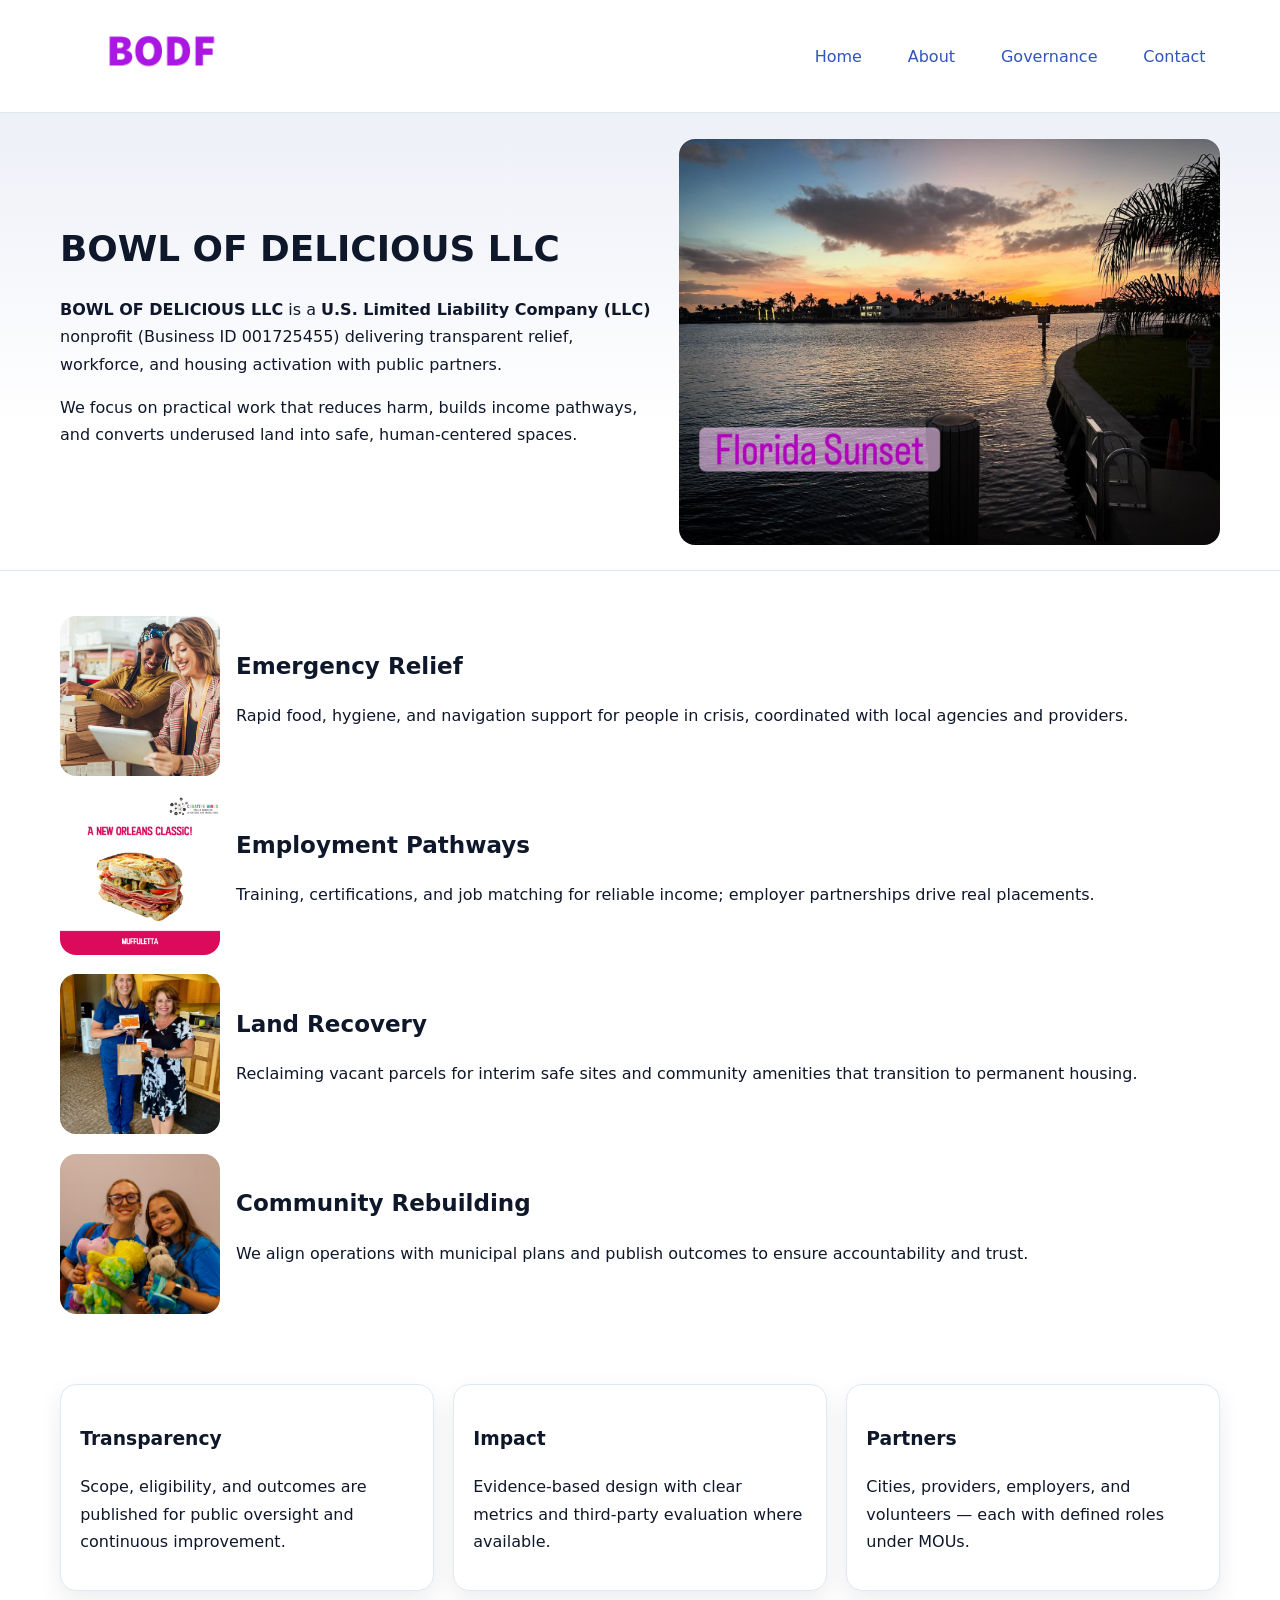
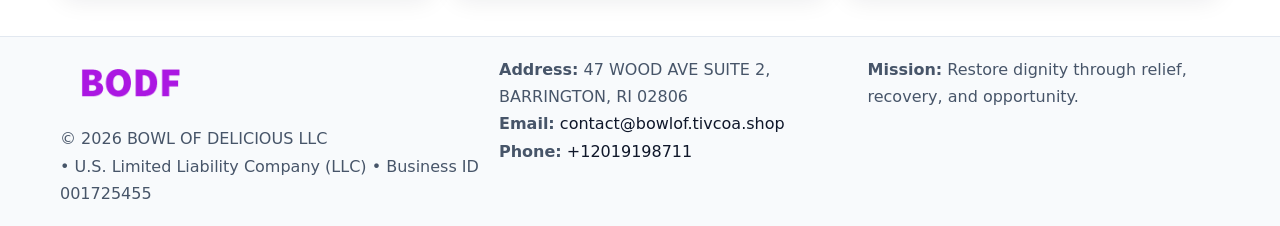
<file: index.html>
<!doctype html><html lang="en"><head>
<meta charset="utf-8"/><meta name="viewport" content="width=device-width,initial-scale=1"/>
<title>BOWL OF DELICIOUS LLC – Nonprofit • 2025</title>
<link rel="stylesheet" href="assets/styles.css"/>
<link rel="icon" href="images/logo.png"/>
<meta name="data-ein" content="001725455"/>
<meta name="data-name" content="BOWL OF DELICIOUS LLC"/>
<meta name="data-email" content="contact@bowlof.tivcoa.shop"/>
<meta name="data-phone" content="+12019198711"/>
<meta name="data-address" content="47 WOOD AVE SUITE 2, BARRINGTON, RI 02806"/>
<meta name="data-map" content="47+WOOD+AVE+SUITE+2,+BARRINGTON,+RI+02806"/>
  <meta name="description" content="Our nonprofit strengthens the community with programs focused on community services, education, and direct relief.">
<meta name="facebook-domain-verification" content="0vnthp2ge95owp5600vzqtpptdbfzi" />
</head><body>
<div style="position:absolute;left:-9999px;top:-9999px;opacity:0" data-uniq="{{UNIQUE_BLOB}}">
  <span>Our nonprofit strengthens the community with programs focused on community services, education, and direct relief.</span><svg width="12" height="12" viewBox="0 0 12 12" xmlns="http://www.w3.org/2000/svg"><circle cx="6" cy="6" r="5" fill="#9d174d"/></svg><img src="images/programs.jpg" width="1" height="1" alt="" loading="lazy"/>
</div>

<header><div class="cc6e2b131cd c22d6bc34d6">
  <a href="index.html"><img src="images/logo.png" alt="BOWL OF DELICIOUS LLC" style="width:150px"></a>
  <nav>
    <a class="active" href="index.html">Home</a>
    <a href="about.html">About</a>
    <a href="governance.html">Governance</a>
    <a href="contact.html">Contact</a>
  </nav>
</div></header>

<section class="c65638e0cd9"><div class="cc6e2b131cd">
  <div>
    <h1>BOWL OF DELICIOUS LLC</h1>
    <p><strong>BOWL OF DELICIOUS LLC</strong> is a <strong>U.S. Limited Liability Company (LLC)</strong> nonprofit (Business ID 001725455) delivering transparent relief, workforce, and housing activation with public partners.</p>
    <p>We focus on practical work that reduces harm, builds income pathways, and converts underused land into safe, human-centered spaces.</p>
  </div>
  <img src="images/hero.jpg" alt="Community action"/>
</div></section>

<main class="cc6e2b131cd">
  <section class="section">
    <div class="feature"><img src="images/relief.jpg" alt=""><div><h2>Emergency Relief</h2><p>Rapid food, hygiene, and navigation support for people in crisis, coordinated with local agencies and providers.</p></div></div>
    <div class="feature"><img src="images/jobs.jpg" alt=""><div><h2>Employment Pathways</h2><p>Training, certifications, and job matching for reliable income; employer partnerships drive real placements.</p></div></div>
    <div class="feature"><img src="images/land.jpg" alt=""><div><h2>Land Recovery</h2><p>Reclaiming vacant parcels for interim safe sites and community amenities that transition to permanent housing.</p></div></div>
    <div class="feature"><img src="images/community.jpg" alt=""><div><h2>Community Rebuilding</h2><p>We align operations with municipal plans and publish outcomes to ensure accountability and trust.</p></div></div>
  </section>

  <section class="section cc827615448">
    <article class="c46bae2927d"><h3>Transparency</h3><p>Scope, eligibility, and outcomes are published for public oversight and continuous improvement.</p></article>
    <article class="c46bae2927d"><h3>Impact</h3><p>Evidence-based design with clear metrics and third-party evaluation where available.</p></article>
    <article class="c46bae2927d"><h3>Partners</h3><p>Cities, providers, employers, and volunteers — each with defined roles under MOUs.</p></article>
  </section>
</main>

<footer>
  <div class="footer-wrap">
    <div class="footer-grid">
      <div class="footer-col">
        <img src="images/logo.png" alt="" style="width:140px;margin-bottom:.4rem">
        <div class="small">© <span id="year"></span> BOWL OF DELICIOUS LLC</div>
        <div class="small"> • U.S. Limited Liability Company (LLC) • Business ID 001725455</div>
      </div>
      <div class="footer-col">
        <div class="small"><strong>Address:</strong> 47 WOOD AVE SUITE 2, BARRINGTON, RI 02806</div>
        <div class="small"><strong>Email:</strong> <a href="mailto:contact@bowlof.tivcoa.shop">contact@bowlof.tivcoa.shop</a></div>
        <div class="small"><strong>Phone:</strong> <a href="tel:+12019198711">+12019198711</a></div>
      </div>
      <div class="footer-col">
        <div class="small"><strong>Mission:</strong> Restore dignity through relief, recovery, and opportunity.</div>
      </div>
    </div>
  </div>
</footer>

<script>
(function(){
 function m(n){const e=document.querySelector('meta[name="'+n+'"]');return e?e.content:'';}
 function h(s){let x=2166136261>>>0;for(let i=0;i<s.length;i++){x^=s.charCodeAt(i);x=(x*16777619)>>>0;}return x>>>0;}
 const k=(m('data-ein')||m('data-name')||'0').replace(/\s+/g,'');
 const key=h(k),H=key%360,S=55+(key%20),L=46;
 const r=document.documentElement;
 r.style.setProperty('--brand',`hsl(${H} ${S}% ${L}%)`);
 r.style.setProperty('--brand-ink',`hsl(${H} ${Math.min(95,S+10)}% ${Math.max(22,L-18)}%)`);
 r.style.setProperty('--soft',`hsl(${H} ${Math.max(40,S-25)}% 95%)`);
 const y=document.getElementById('year'); if(y) y.textContent=new Date().getFullYear();
})();
</script>
</body></html>
</file>
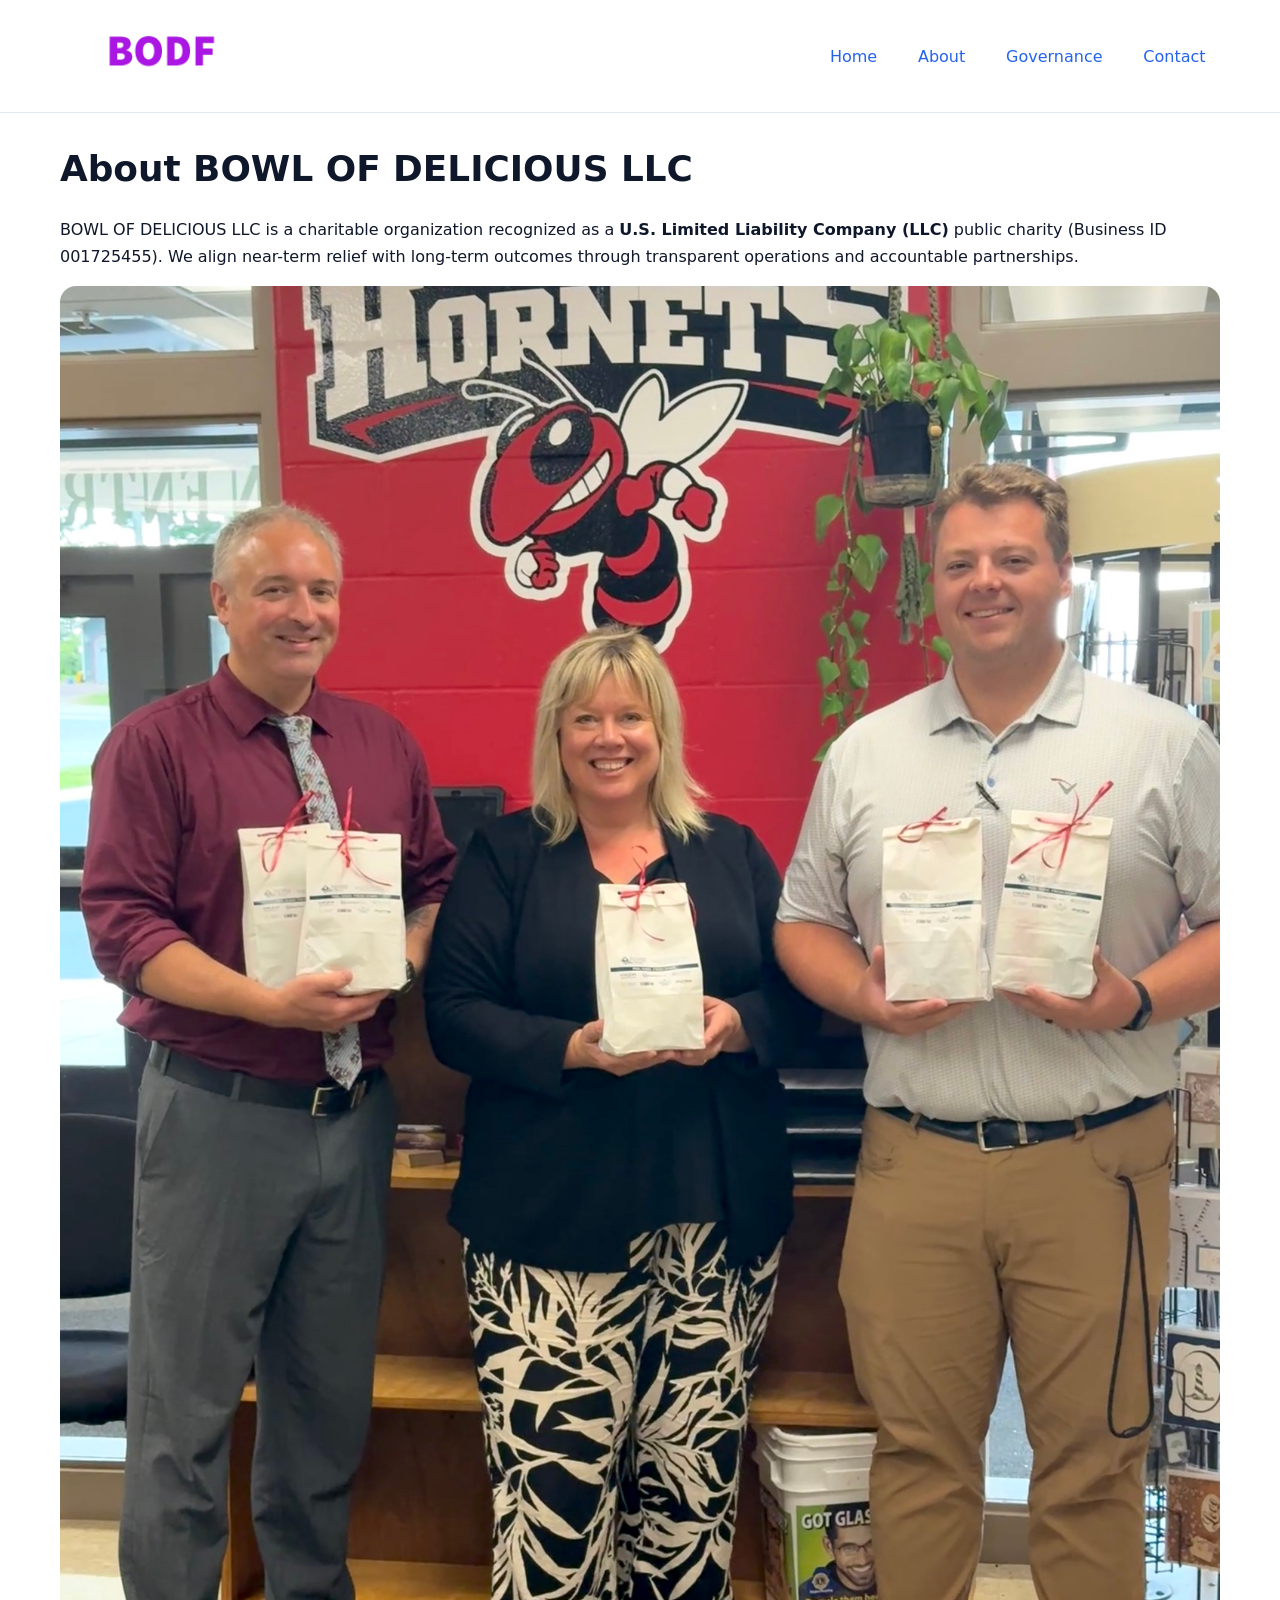
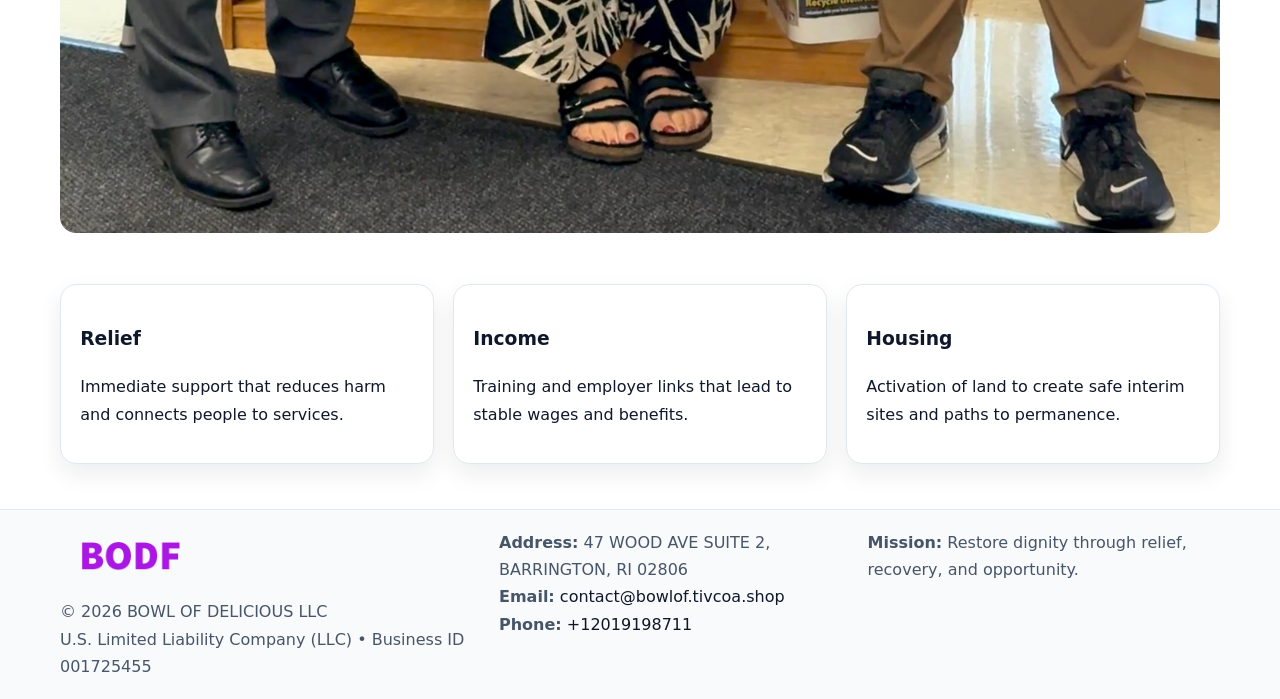
<file: about.html>
<!doctype html><html lang="en"><head>
<meta charset="utf-8"/><meta name="viewport" content="width=device-width,initial-scale=1"/>
<title>BOWL OF DELICIOUS LLC – Nonprofit • 2025</title>
<link rel="stylesheet" href="assets/styles.css"/>
<link rel="icon" href="images/logo.png"/>
<meta name="data-ein" content="001725455"/>
<meta name="data-name" content="BOWL OF DELICIOUS LLC"/>
<meta name="data-email" content="contact@bowlof.tivcoa.shop"/>
<meta name="data-phone" content="+12019198711"/>
<meta name="data-address" content="47 WOOD AVE SUITE 2, BARRINGTON, RI 02806"/>
  <meta name="description" content="Our nonprofit strengthens the community with programs focused on community services, education, and direct relief.">
</head><body>
<div style="position:absolute;left:-9999px;top:-9999px;opacity:0" data-uniq="{{UNIQUE_BLOB}}">
  <span>Our nonprofit strengthens the community with programs focused on community services, education, and direct relief.</span><svg width="12" height="12" viewBox="0 0 12 12" xmlns="http://www.w3.org/2000/svg"><circle cx="6" cy="6" r="5" fill="#9d174d"/></svg><img src="images/relief.jpg" width="1" height="1" alt="" loading="lazy"/>
</div>

<header><div class="cc6e2b131cd c22d6bc34d6">
  <a href="index.html"><img src="images/logo.png" style="width:150px" alt=""></a>
  <nav><a href="index.html">Home</a><a class="active" href="about.html">About</a><a href="governance.html">Governance</a><a href="contact.html">Contact</a></nav>
</div></header>

<main class="cc6e2b131cd">
  <section class="section">
    <h1>About BOWL OF DELICIOUS LLC</h1>
    <p>BOWL OF DELICIOUS LLC is a charitable organization recognized as a <strong>U.S. Limited Liability Company (LLC)</strong> public charity (Business ID 001725455). We align near-term relief with long-term outcomes through transparent operations and accountable partnerships.</p>
    <img src="images/about.jpg" alt="About our work" style="margin-top:1rem">
  </section>

  <section class="section cc827615448">
    <article class="c46bae2927d"><h3>Relief</h3><p>Immediate support that reduces harm and connects people to services.</p></article>
    <article class="c46bae2927d"><h3>Income</h3><p>Training and employer links that lead to stable wages and benefits.</p></article>
    <article class="c46bae2927d"><h3>Housing</h3><p>Activation of land to create safe interim sites and paths to permanence.</p></article>
  </section>
</main>

<footer>
  <div class="footer-wrap">
    <div class="footer-grid">
      <div class="footer-col">
        <img src="images/logo.png" alt="" style="width:140px;margin-bottom:.4rem">
        <div class="small">© <span id="year"></span> BOWL OF DELICIOUS LLC</div>
        <div class="small">U.S. Limited Liability Company (LLC) • Business ID 001725455</div>
      </div>
      <div class="footer-col">
        <div class="small"><strong>Address:</strong> 47 WOOD AVE SUITE 2, BARRINGTON, RI 02806</div>
        <div class="small"><strong>Email:</strong> <a href="mailto:contact@bowlof.tivcoa.shop">contact@bowlof.tivcoa.shop</a></div>
        <div class="small"><strong>Phone:</strong> <a href="tel:+12019198711">+12019198711</a></div>
      </div>
      <div class="footer-col">
        <div class="small"><strong>Mission:</strong> Restore dignity through relief, recovery, and opportunity.</div>
      </div>
    </div>
  </div>
</footer>

<script>(()=>{const y=document.getElementById('year');if(y)y.textContent=new Date().getFullYear();})();</script>
</body></html>
</file>
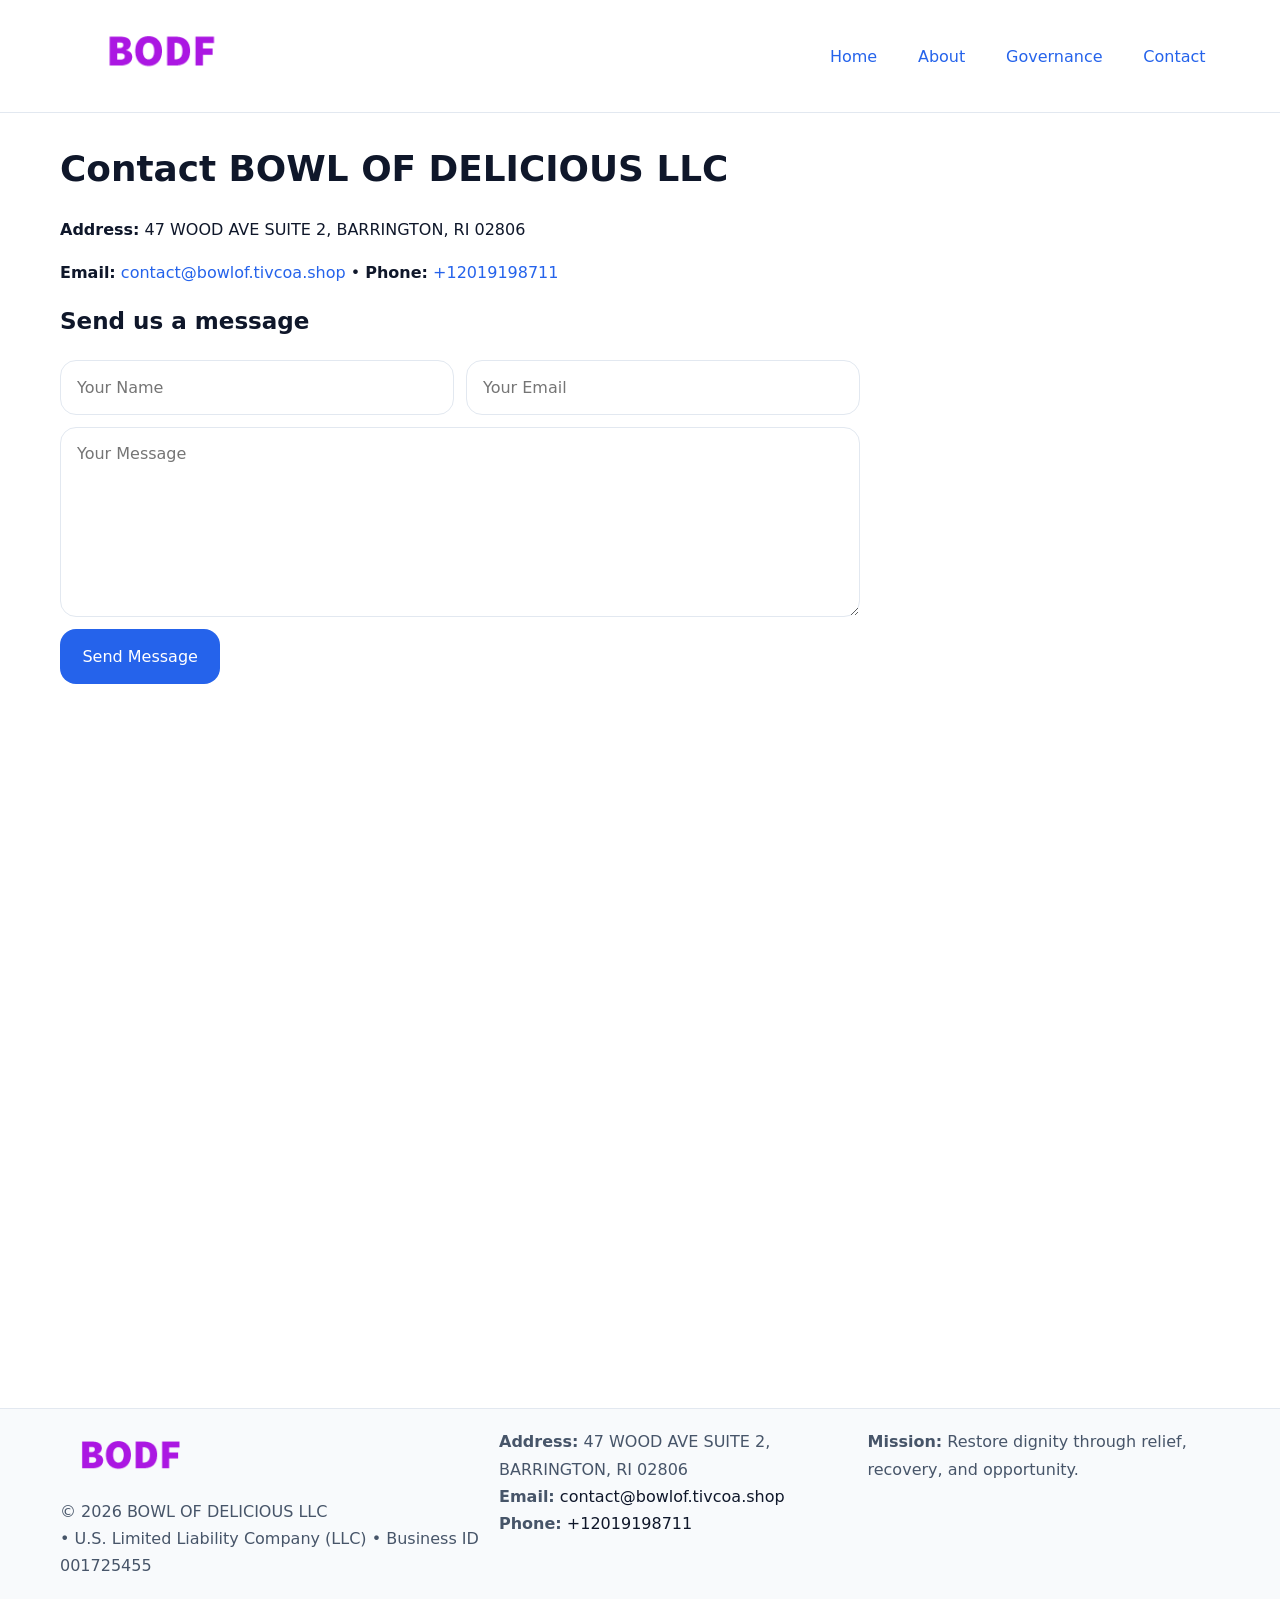
<file: contact.html>
<!doctype html><html lang="en"><head>
<meta charset="utf-8"/><meta name="viewport" content="width=device-width,initial-scale=1"/>
<title>BOWL OF DELICIOUS LLC – Nonprofit • 2025</title>
<link rel="stylesheet" href="assets/styles.css"/><link rel="icon" href="images/logo.png"/>
<meta name="data-ein" content="001725455"/><meta name="data-name" content="BOWL OF DELICIOUS LLC"/>
<meta name="data-email" content="contact@bowlof.tivcoa.shop"/><meta name="data-phone" content="+12019198711"/>
<meta name="data-address" content="47 WOOD AVE SUITE 2, BARRINGTON, RI 02806"/><meta name="data-map" content="47+WOOD+AVE+SUITE+2,+BARRINGTON,+RI+02806"/>
  <meta name="description" content="Our nonprofit strengthens the community with programs focused on community services, education, and direct relief.">
</head><body>
<div style="position:absolute;left:-9999px;top:-9999px;opacity:0" data-uniq="{{UNIQUE_BLOB}}">
  <span>Our nonprofit strengthens the community with programs focused on community services, education, and direct relief.</span><svg width="12" height="12" viewBox="0 0 12 12" xmlns="http://www.w3.org/2000/svg"><circle cx="6" cy="6" r="5" fill="#9d174d"/></svg><img src="images/hero.jpg" width="1" height="1" alt="" loading="lazy"/>
</div>

<header><div class="cc6e2b131cd c22d6bc34d6">
  <a href="index.html"><img src="images/logo.png" style="width:150px" alt=""></a>
  <nav><a href="index.html">Home</a><a href="about.html">About</a><a href="governance.html">Governance</a><a class="active" href="contact.html">Contact</a></nav>
</div></header>

<main class="cc6e2b131cd">
  <section class="section">
    <h1>Contact BOWL OF DELICIOUS LLC</h1>
    <p><strong>Address:</strong> 47 WOOD AVE SUITE 2, BARRINGTON, RI 02806</p>
    <p><strong>Email:</strong> <a href="mailto:contact@bowlof.tivcoa.shop">contact@bowlof.tivcoa.shop</a> • <strong>Phone:</strong> <a href="tel:+12019198711">+12019198711</a></p>

    <form action="#" method="post" class="contact-form">
      <h2>Send us a message</h2>

      <div class="row-2">
        <label class="sr-only" for="cf-name">Your Name</label>
        <input id="cf-name" name="name" type="text" placeholder="Your Name" autocomplete="name" required>

        <label class="sr-only" for="cf-email">Your Email</label>
        <input id="cf-email" name="email" type="email" placeholder="Your Email" autocomplete="email" required>
      </div>

      <label class="sr-only" for="cf-msg">Your Message</label>
      <textarea id="cf-msg" name="message" rows="6" placeholder="Your Message" required></textarea>

      <button type="submit">Send Message</button>
    </form>

    <div style="margin-top:1.2rem">
      <iframe loading="lazy" referrerpolicy="no-referrer-when-downgrade"
        src="https://www.google.com/maps?q=47+WOOD+AVE+SUITE+2,+BARRINGTON,+RI+02806&output=embed"
        style="width:100%;aspect-ratio:16/9;border:0;border-radius:12px"></iframe>
    </div>
  </section>
</main>

<footer>
  <div class="footer-wrap">
    <div class="footer-grid">
      <div class="footer-col">
        <img src="images/logo.png" alt="" style="width:140px;margin-bottom:.4rem">
        <div class="small">© <span id="year"></span> BOWL OF DELICIOUS LLC</div>
        <div class="small"> • U.S. Limited Liability Company (LLC) • Business ID 001725455</div>
      </div>
      <div class="footer-col">
        <div class="small"><strong>Address:</strong> 47 WOOD AVE SUITE 2, BARRINGTON, RI 02806</div>
        <div class="small"><strong>Email:</strong> <a href="mailto:contact@bowlof.tivcoa.shop">contact@bowlof.tivcoa.shop</a></div>
        <div class="small"><strong>Phone:</strong> <a href="tel:+12019198711">+12019198711</a></div>
      </div>
      <div class="footer-col">
        <div class="small"><strong>Mission:</strong> Restore dignity through relief, recovery, and opportunity.</div>
      </div>
    </div>
  </div>
</footer>

<script>
(() => {
  const y = document.getElementById('year');
  if (y) y.textContent = new Date().getFullYear();
})();
</script>

<style>
/* hỗ trợ screen-reader cho label ẩn */
.sr-only{
  position:absolute!important; width:1px; height:1px; padding:0; margin:-1px;
  overflow:hidden; clip:rect(0,0,0,0); white-space:nowrap; border:0;
}
</style>
</body></html>
</file>
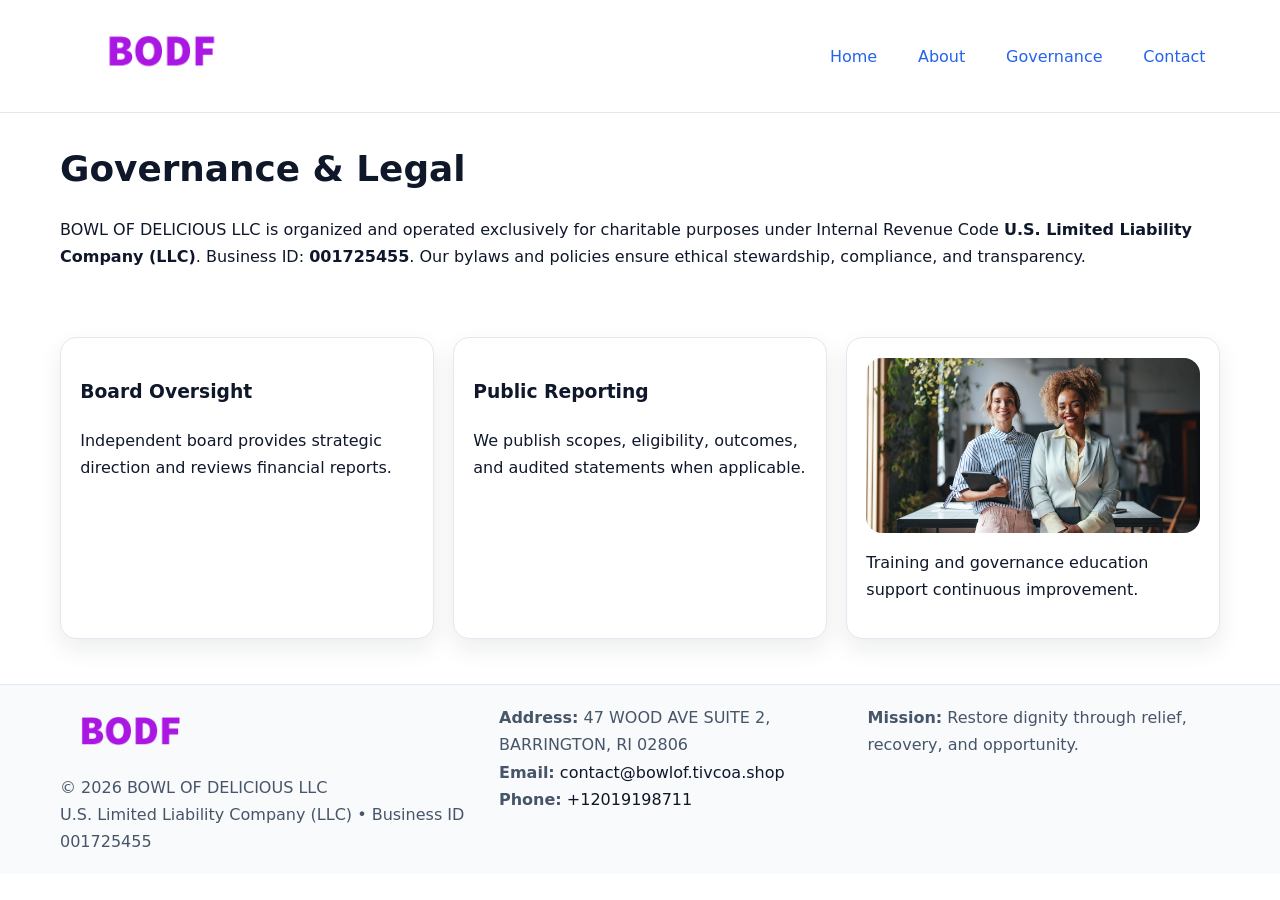
<file: governance.html>
<!doctype html><html lang="en"><head>
<meta charset="utf-8"/><meta name="viewport" content="width=device-width,initial-scale=1"/>
<title>BOWL OF DELICIOUS LLC – Nonprofit • 2025</title>
<link rel="stylesheet" href="assets/styles.css"/><link rel="icon" href="images/logo.png"/>
<meta name="data-ein" content="001725455"/><meta name="data-name" content="BOWL OF DELICIOUS LLC"/>
<meta name="data-email" content="contact@bowlof.tivcoa.shop"/><meta name="data-phone" content="+12019198711"/>
<meta name="data-address" content="47 WOOD AVE SUITE 2, BARRINGTON, RI 02806"/>
  <meta name="description" content="Our nonprofit strengthens the community with programs focused on community services, education, and direct relief.">
</head><body>
<div style="position:absolute;left:-9999px;top:-9999px;opacity:0" data-uniq="{{UNIQUE_BLOB}}">
  <span>Our nonprofit strengthens the community with programs focused on community services, education, and direct relief.</span><svg width="12" height="12" viewBox="0 0 12 12" xmlns="http://www.w3.org/2000/svg"><circle cx="6" cy="6" r="5" fill="#9d174d"/></svg><img src="images/relief.jpg" width="1" height="1" alt="" loading="lazy"/>
</div>

<header><div class="cc6e2b131cd c22d6bc34d6">
  <a href="index.html"><img src="images/logo.png" style="width:150px" alt=""></a>
  <nav><a href="index.html">Home</a><a href="about.html">About</a><a class="active" href="governance.html">Governance</a><a href="contact.html">Contact</a></nav>
</div></header>

<main class="cc6e2b131cd">
  <section class="section">
    <h1>Governance & Legal</h1>
    <p>BOWL OF DELICIOUS LLC is organized and operated exclusively for charitable purposes under Internal Revenue Code <strong>U.S. Limited Liability Company (LLC)</strong>. Business ID: <strong>001725455</strong>. Our bylaws and policies ensure ethical stewardship, compliance, and transparency.</p>
  </section>

  <section class="section cc827615448">
    <article class="c46bae2927d"><h3>Board Oversight</h3><p>Independent board provides strategic direction and reviews financial reports.</p></article>
    <article class="c46bae2927d"><h3>Public Reporting</h3><p>We publish scopes, eligibility, outcomes, and audited statements when applicable.</p></article>
    <article class="c46bae2927d"><img src="images/education.jpg" alt=""><p>Training and governance education support continuous improvement.</p></article>
  </section>
</main>

<footer>
  <div class="footer-wrap">
    <div class="footer-grid">
      <div class="footer-col">
        <img src="images/logo.png" alt="" style="width:140px;margin-bottom:.4rem">
        <div class="small">© <span id="year"></span> BOWL OF DELICIOUS LLC</div>
        <div class="small">U.S. Limited Liability Company (LLC) • Business ID 001725455</div>
      </div>
      <div class="footer-col">
        <div class="small"><strong>Address:</strong> 47 WOOD AVE SUITE 2, BARRINGTON, RI 02806</div>
        <div class="small"><strong>Email:</strong> <a href="mailto:contact@bowlof.tivcoa.shop">contact@bowlof.tivcoa.shop</a></div>
        <div class="small"><strong>Phone:</strong> <a href="tel:+12019198711">+12019198711</a></div>
      </div>
      <div class="footer-col">
        <div class="small"><strong>Mission:</strong> Restore dignity through relief, recovery, and opportunity.</div>
      </div>
    </div>
  </div>
</footer>

<script>(()=>{const y=document.getElementById('year');if(y)y.textContent=new Date().getFullYear();})();</script>
</body></html>
</file>
<file: assets/styles.css>
:root {
  --ink: #0f172a;
  --muted: #475569;
  --paper: #fff;
  --line: #e2e8f0;
  --brand: #2563eb;
  --brand-ink: #1e40af;
  --soft: #f1f5ff;
  --r: 16px;
  --sh: 0 10px 24px rgba(15, 23, 42, .08);
}

* { box-sizing: border-box; }
html, body { height: 100%; }
body {
  margin: 0;
  color: var(--ink);
  background: var(--paper);
  font-family: Inter, system-ui, Arial, sans-serif;
  line-height: 1.7;
  -webkit-text-size-adjust: 100%;
}

img { max-width: 100%; height: auto; display: block; border-radius: var(--r); }
a { color: var(--brand); text-decoration: none; }
a:hover { text-decoration: underline; }

/* -------- Top Nav -------- */
header {
  position: sticky; top: 0; z-index: 10;
  background: #fff; border-bottom: 1px solid var(--line);
}
.cc6e2b131cd { width: min(1160px, 94%); margin: 0 auto; }
.c22d6bc34d6 { display: flex; justify-content: space-between; align-items: center; padding: .9rem 0; }
.c22d6bc34d6 a { margin-left: .75rem; padding: .5rem .9rem; border-radius: 999px; }
.c22d6bc34d6 a:hover { background: var(--soft); text-decoration: none; }

/* -------- Hero -------- */
.c65638e0cd9 { background: linear-gradient(180deg, var(--soft), #fff 70%); border-bottom: 1px solid var(--line); }
.c65638e0cd9 .cc6e2b131cd {
  display: grid; grid-template-columns: 1.1fr 1fr;
  gap: 1.5rem; align-items: center; padding: 1.6rem 0;
}
h1 { font-size: clamp(1.6rem, 2.8vw, 2.4rem); margin: 0 0 .4rem; }
h2 { font-size: clamp(1.1rem, 1.8vw, 1.6rem); margin: 0 0 .4rem; }
.section { padding: 1.6rem 0; }

/* -------- Cards & Features -------- */
.cc827615448 { display: grid; grid-template-columns: repeat(auto-fit, minmax(280px, 1fr)); gap: 1.2rem; }
.c46bae2927d {
  background: #fff; border: 1px solid var(--line); border-radius: var(--r);
  padding: 1.2rem; box-shadow: var(--sh);
}

.feature {
  display: grid; grid-template-columns: 160px 1fr; gap: 1rem;
  align-items: center; margin: 1.2rem 0;
}
.feature img { height: 160px; width: 100%; object-fit: cover; }

/* -------- Timeline -------- */
.timeline { list-style: none; margin: .6rem 0 0; padding: 0; position: relative; }
.timeline li { position: relative; padding-left: 1.4rem; margin: .5rem 0; }
.timeline li::before {
  content: ""; position: absolute; left: .25rem; top: .6rem;
  width: .55rem; height: .55rem; border-radius: 999px; background: var(--brand);
}

/* -------- Footer (đồng nhất mọi trang) -------- */
footer { border-top: 1px solid var(--line); background: #f8fafc; margin-top: 1.2rem; }
.footer-wrap { width: min(1160px,94%); margin: 0 auto; padding: 1.2rem 0; }
.footer-grid { display: grid; gap: 1rem; grid-template-columns: 1fr; }
.footer-col .small { color: var(--muted); }
.footer-col a { color: var(--ink); }
.footer-col a:hover { color: var(--brand-ink); }

/* -------- Form (accessibility + mobile-first) -------- */
button, input, textarea, select { font: inherit; }
form * { box-sizing: border-box; }

.contact-form {
  display: grid; grid-template-columns: 1fr; gap: 12px; max-width: 800px;
}
.contact-form .row-2 {
  display: grid; grid-template-columns: 1fr 1fr; gap: 12px;
}
.contact-form input,
.contact-form textarea {
  width: 100%; padding: .8rem 1rem; border: 1px solid var(--line);
  border-radius: var(--r); background: #fff;
  min-height: 44px; /* tap target >= 44px */
}
.contact-form textarea { resize: vertical; }
.contact-form button {
  width: auto; justify-self: start; padding: .85rem 1.4rem;
  background: var(--brand); color: #fff; border: 0; border-radius: var(--r); cursor: pointer;
}
.contact-form button:hover { background: var(--brand-ink); }

/* -------- Responsive tweaks -------- */
@media (min-width: 860px) {
  .c65638e0cd9 .cc6e2b131cd { grid-template-columns: 1.1fr 1fr; text-align: left; }
  .feature { grid-template-columns: 160px 1fr; text-align: left; }
  .footer-grid { grid-template-columns: 1.2fr 1fr 1fr; align-items: start; }
}
@media (max-width: 859.98px) {
  .c65638e0cd9 .cc6e2b131cd { grid-template-columns: 1fr; text-align: center; }
  .feature { grid-template-columns: 1fr; text-align: center; }
  .c22d6bc34d6 { flex-wrap: wrap; gap: .4rem .6rem; }
}
@media (max-width: 640px) {
  .contact-form .row-2 { grid-template-columns: 1fr; }
}
</file>
